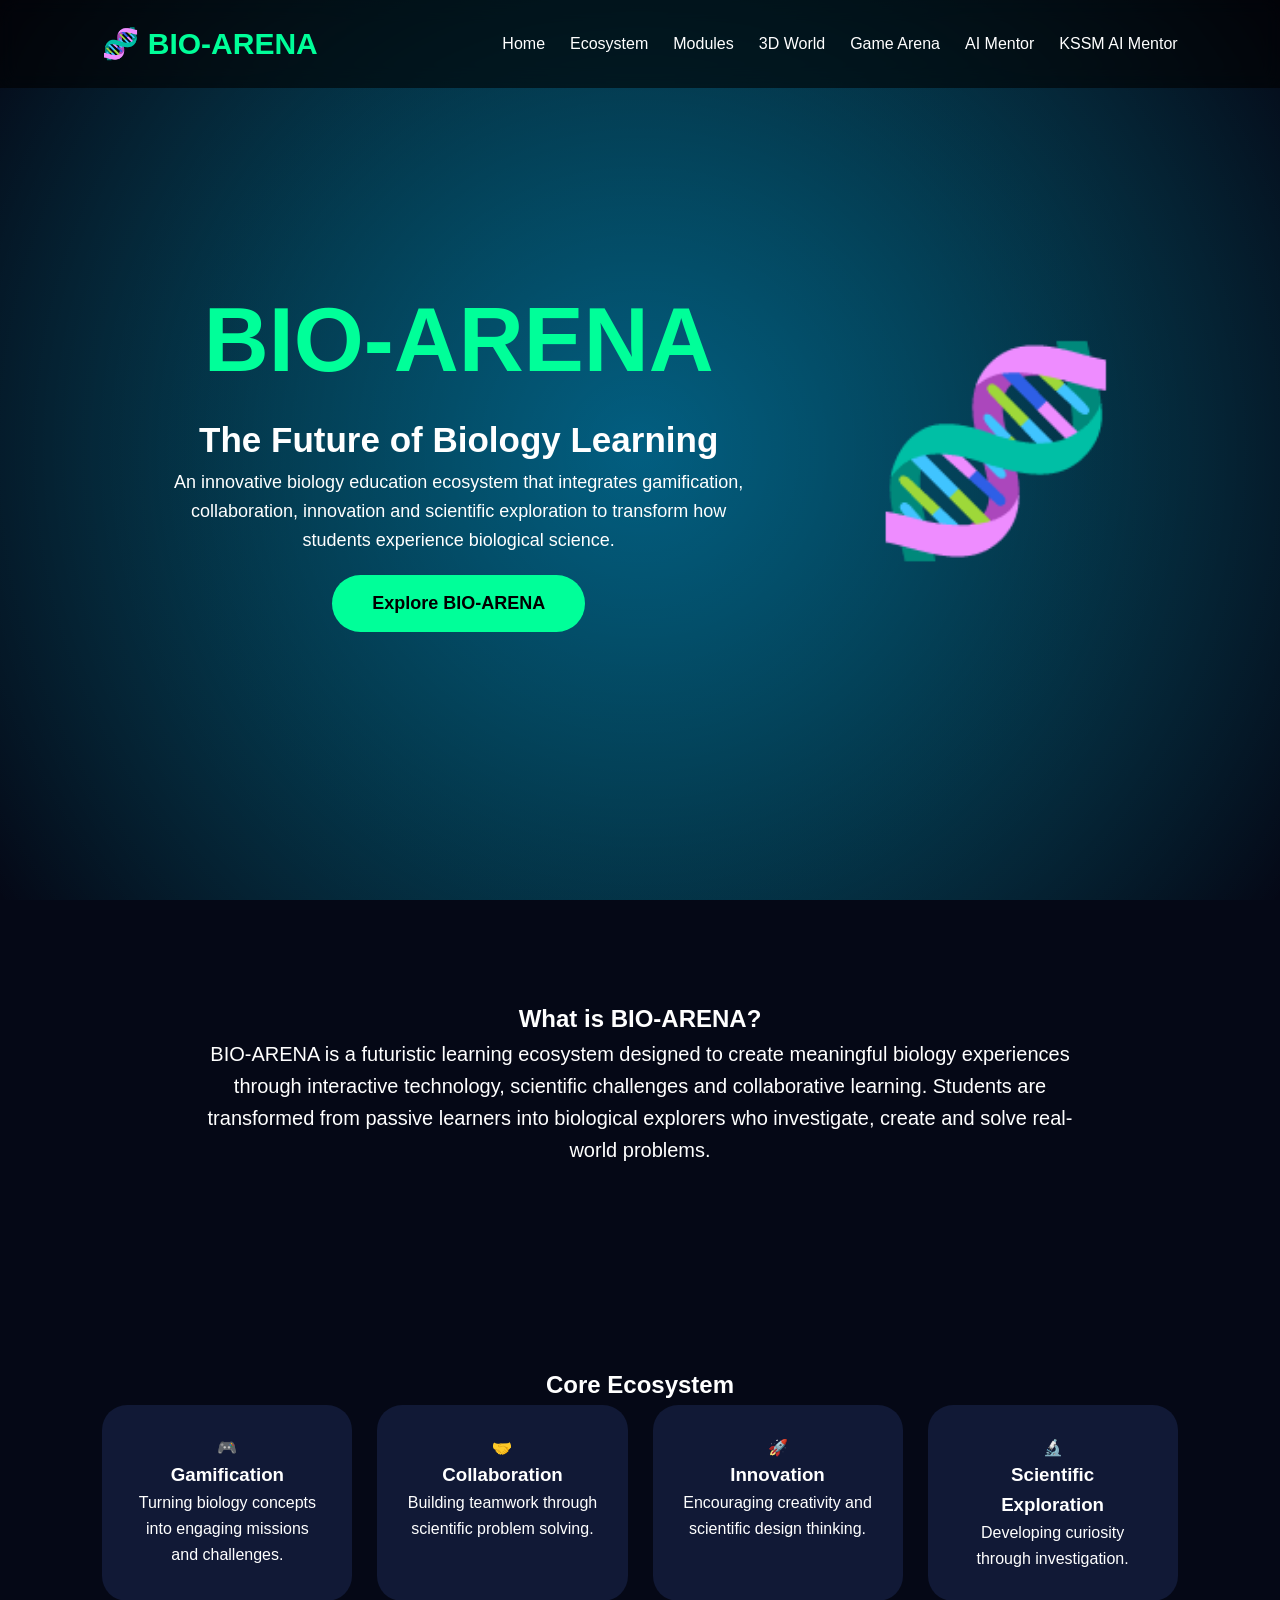
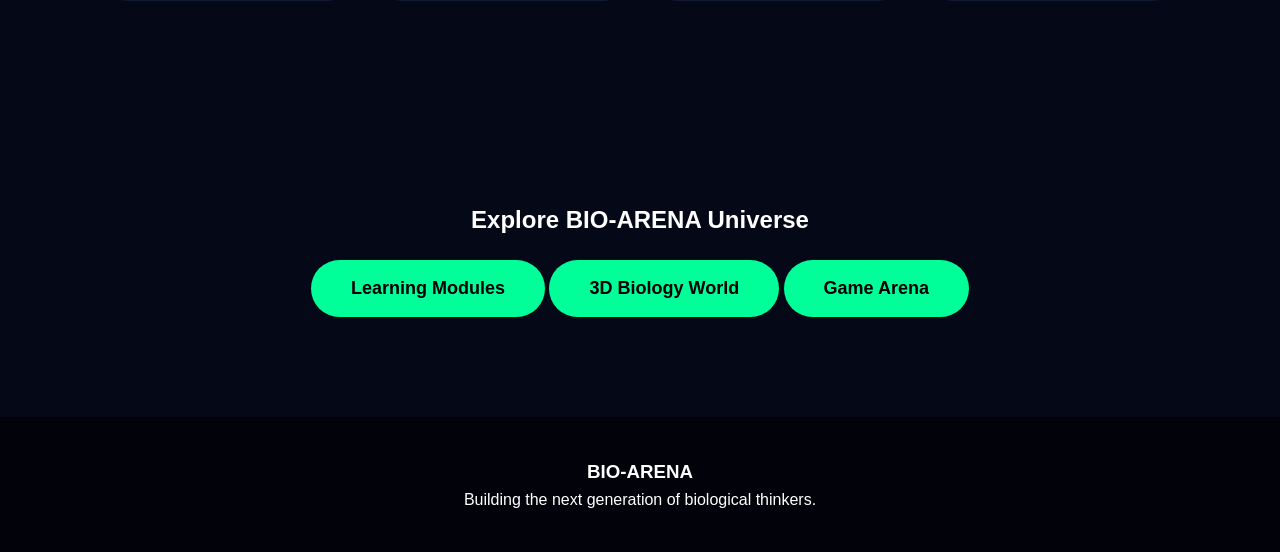
<file: index.html>
<!DOCTYPE html>
<html lang="en">

<head>

<meta charset="UTF-8">

<meta name="viewport" content="width=device-width, initial-scale=1.0">

<title>BIO-ARENA | Future Biology Ecosystem</title>

<link rel="stylesheet" href="style.css">

</head>


<body>


<header>

<nav>

<div class="logo">
🧬 BIO-ARENA
</div>


<ul>

<li><a href="index.html">Home</a></li>

<li><a href="ecosystem.html">Ecosystem</a></li>

<li><a href="modules.html">Modules</a></li>

<li><a href="world.html">3D World</a></li>

<li><a href="game.html">Game Arena</a></li>

<li><a href="ai.html">AI Mentor</a></li>

<li><a href="ai-biology.html">KSSM AI Mentor</a></li>
  
</ul>


</nav>

</header>




<section class="hero">


<div>


<h1>
BIO-ARENA
</h1>


<h2>
The Future of Biology Learning
</h2>


<p>

An innovative biology education ecosystem that integrates
gamification, collaboration, innovation and scientific exploration
to transform how students experience biological science.

</p>


<button onclick="explore()">

Explore BIO-ARENA

</button>


</div>



<div class="dna">

🧬

</div>


</section>





<section>


<h2>
What is BIO-ARENA?
</h2>


<p class="content">


BIO-ARENA is a futuristic learning ecosystem designed to
create meaningful biology experiences through interactive
technology, scientific challenges and collaborative learning.

Students are transformed from passive learners into
biological explorers who investigate, create and solve
real-world problems.


</p>


</section>







<section>


<h2>
Core Ecosystem
</h2>



<div class="cards">



<div onclick="openPage('ecosystem.html')">

🎮

<h3>
Gamification
</h3>

<p>
Turning biology concepts into engaging missions and challenges.
</p>

</div>




<div onclick="openPage('ecosystem.html')">

🤝

<h3>
Collaboration
</h3>

<p>
Building teamwork through scientific problem solving.
</p>

</div>





<div onclick="openPage('ecosystem.html')">

🚀

<h3>
Innovation
</h3>

<p>
Encouraging creativity and scientific design thinking.
</p>

</div>






<div onclick="openPage('ecosystem.html')">

🔬

<h3>
Scientific Exploration
</h3>

<p>
Developing curiosity through investigation.
</p>

</div>


</div>


</section>







<section>


<h2>
Explore BIO-ARENA Universe
</h2>



<div class="buttons">


<button onclick="openPage('modules.html')">
Learning Modules
</button>



<button onclick="openPage('world.html')">
3D Biology World
</button>



<button onclick="openPage('game.html')">
Game Arena
</button>



</div>


</section>







<footer>


<h3>
BIO-ARENA
</h3>


<p>
Building the next generation of biological thinkers.
</p>


</footer>





<script src="script.js"></script>


</body>

</html>
</file>
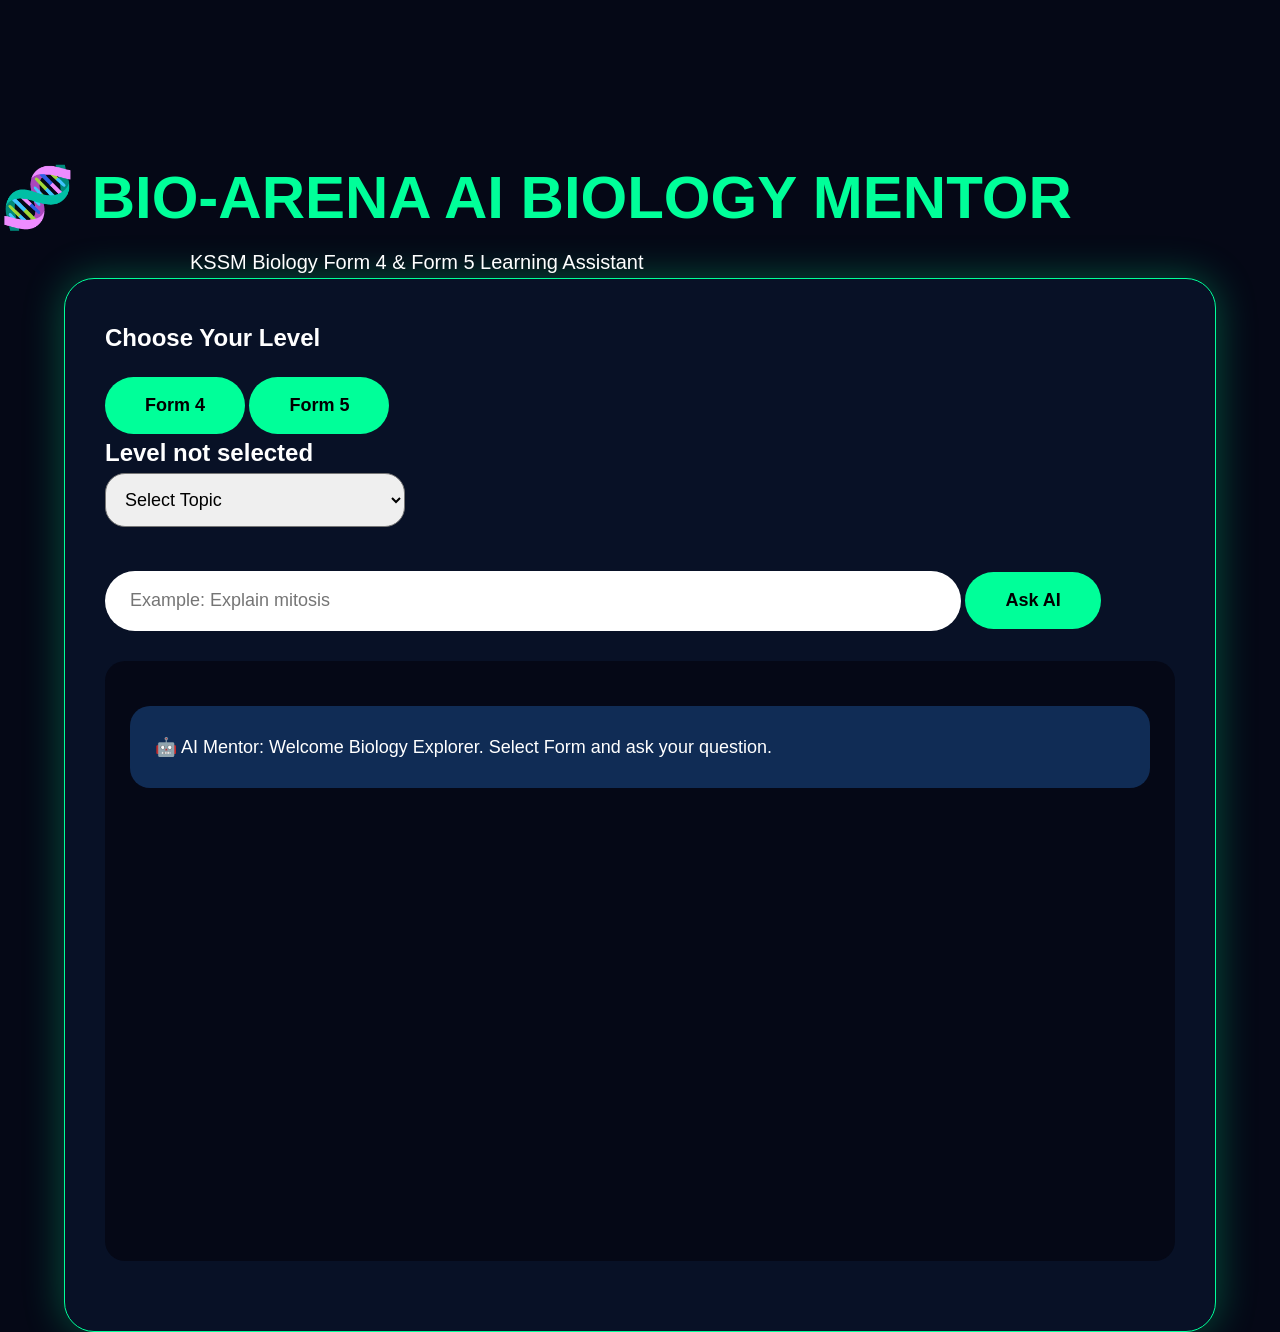
<file: ai-biology.html>
<!DOCTYPE html>

<html>

<head>

<title>BIO-ARENA KSSM Biology AI Mentor</title>

<link rel="stylesheet" href="style.css">

</head>


<body>


<div class="page">


<h1>
🧬 BIO-ARENA AI BIOLOGY MENTOR
</h1>


<p class="content">

KSSM Biology Form 4 & Form 5 Learning Assistant

</p>



<div class="ai-box">


<h2>
Choose Your Level
</h2>


<button onclick="selectLevel('Form 4')">
Form 4
</button>


<button onclick="selectLevel('Form 5')">
Form 5
</button>



<h2 id="level">
Level not selected
</h2>




<select id="topic">

<option>
Select Topic
</option>

<option>
Cell Division
</option>

<option>
Biological Molecules
</option>

<option>
Enzymes
</option>

<option>
Transport System
</option>

<option>
Respiration
</option>

<option>
Homeostasis
</option>

<option>
Reproduction
</option>

<option>
Inheritance
</option>

<option>
Ecosystem
</option>


</select>



<br><br>



<input 
id="question"
placeholder="Example: Explain mitosis"
>



<button onclick="askBiologyAI()">

Ask AI

</button>




<div id="chat">


<div class="bot">

🤖 AI Mentor:

Welcome Biology Explorer.
Select Form and ask your question.

</div>


</div>



</div>


</div>



<script src="biology-ai.js"></script>


</body>


</html>
</file>
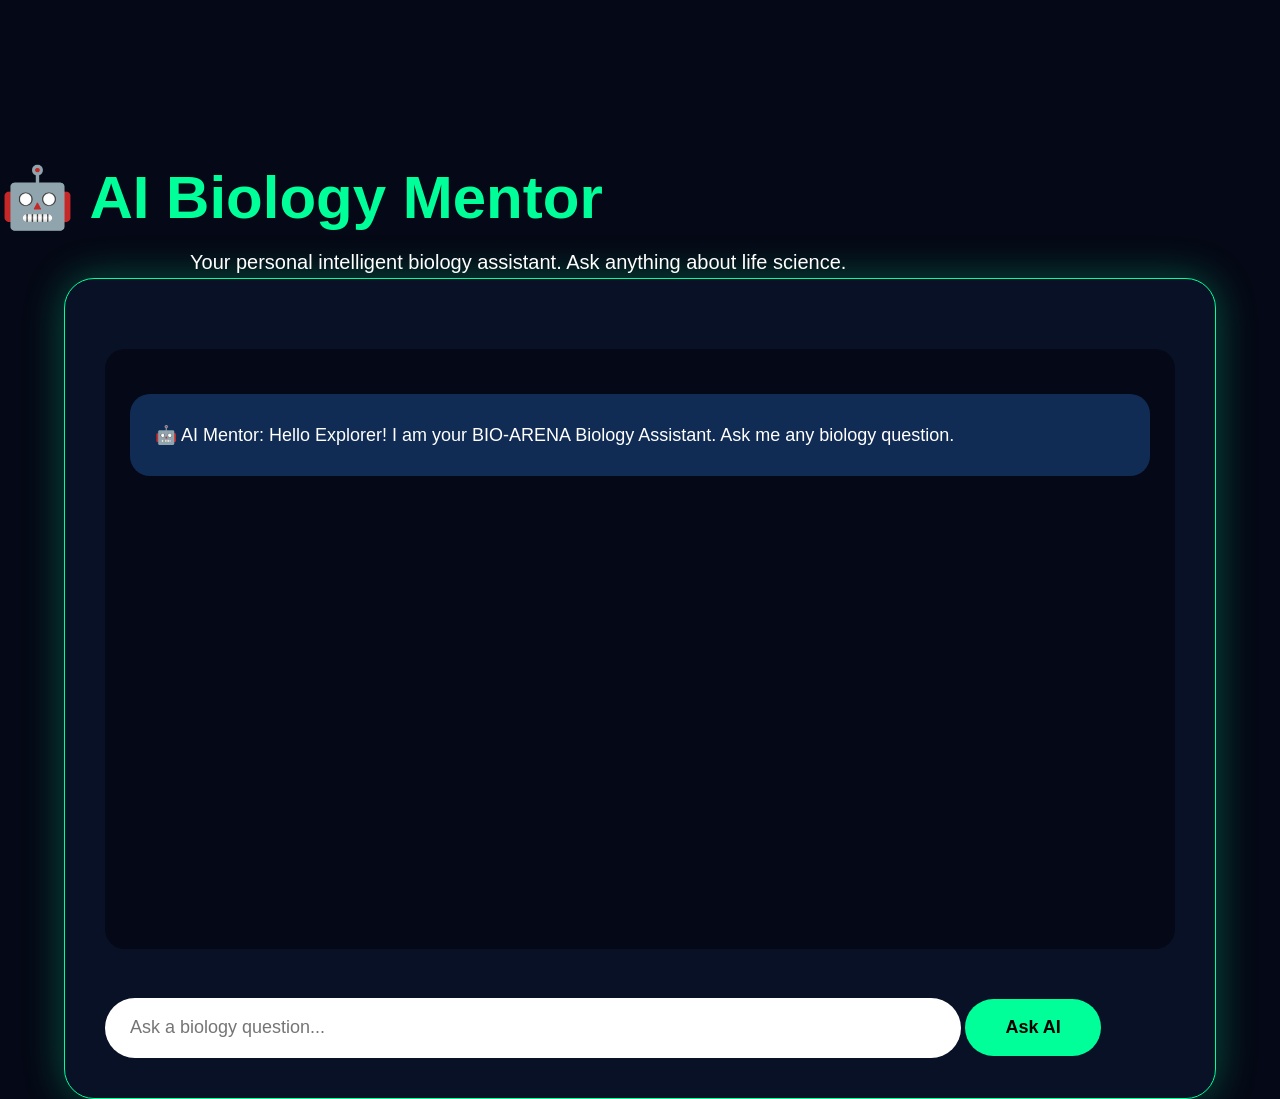
<file: ai.html>
<!DOCTYPE html>

<html>

<head>

<title>BIO-ARENA AI Biology Mentor</title>

<link rel="stylesheet" href="style.css">

</head>



<body>


<div class="page">


<h1>
🤖 AI Biology Mentor
</h1>


<p class="content">

Your personal intelligent biology assistant.
Ask anything about life science.

</p>



<div class="ai-box">


<div id="chat">

<div class="bot">

🤖 AI Mentor:
Hello Explorer! I am your BIO-ARENA Biology Assistant.
Ask me any biology question.

</div>


</div>




<input 
id="question"
placeholder="Ask a biology question..."
>


<button onclick="askAI()">

Ask AI

</button>



</div>


</div>



<script src="ai.js"></script>


</body>

</html>
</file>
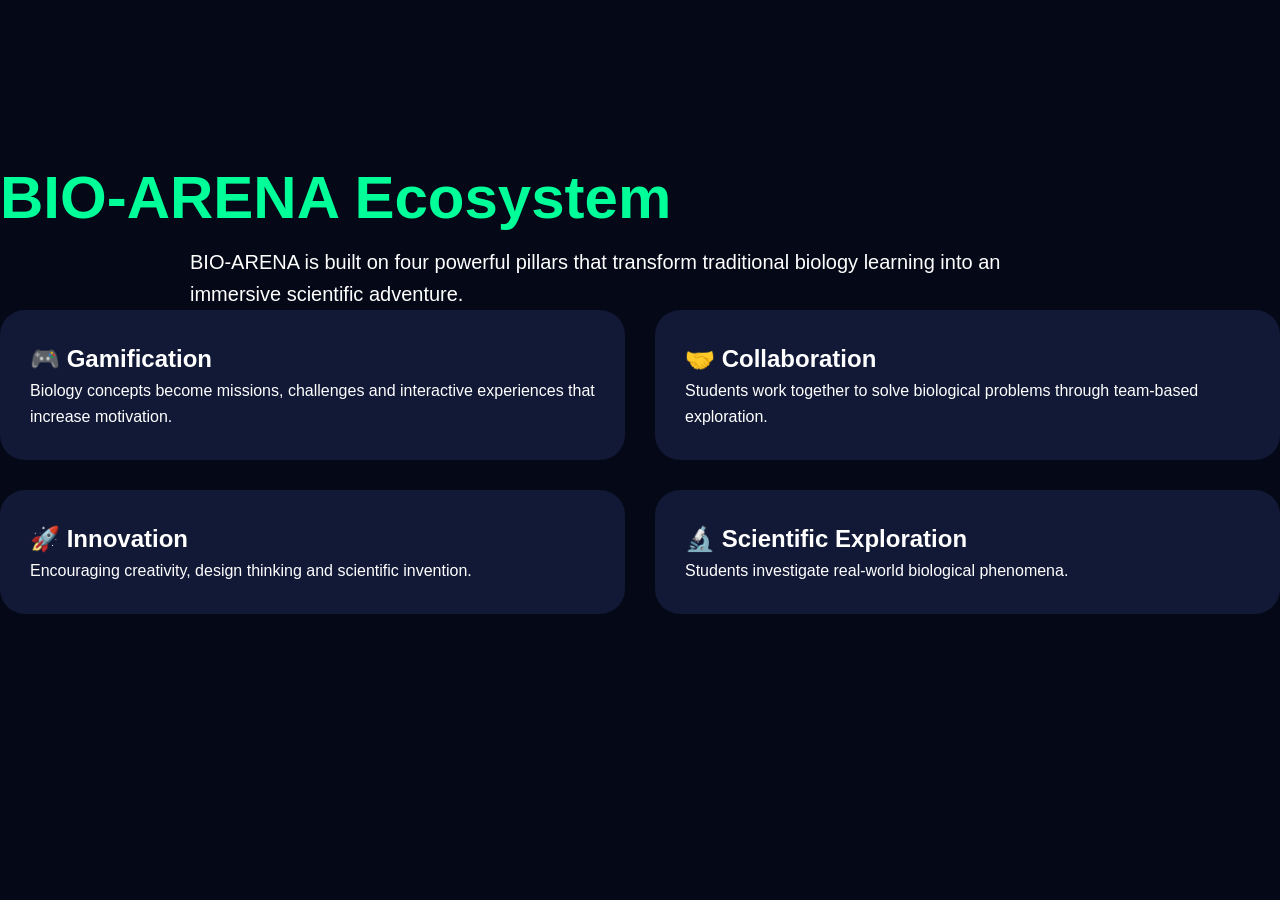
<file: ecosystem.html>
<!DOCTYPE html>

<html>

<head>

<title>BIO-ARENA Ecosystem</title>

<link rel="stylesheet" href="style.css">

</head>


<body>


<div class="page">


<h1>BIO-ARENA Ecosystem</h1>


<p class="content">

BIO-ARENA is built on four powerful pillars that transform
traditional biology learning into an immersive scientific adventure.

</p>



<div class="list">


<div class="box">

<h2>🎮 Gamification</h2>

<p>

Biology concepts become missions, challenges and interactive
experiences that increase motivation.

</p>

</div>



<div class="box">

<h2>🤝 Collaboration</h2>

<p>

Students work together to solve biological problems through
team-based exploration.

</p>

</div>



<div class="box">

<h2>🚀 Innovation</h2>

<p>

Encouraging creativity, design thinking and scientific invention.

</p>

</div>



<div class="box">

<h2>🔬 Scientific Exploration</h2>

<p>

Students investigate real-world biological phenomena.

</p>

</div>


</div>


</div>


</body>

</html>
</file>
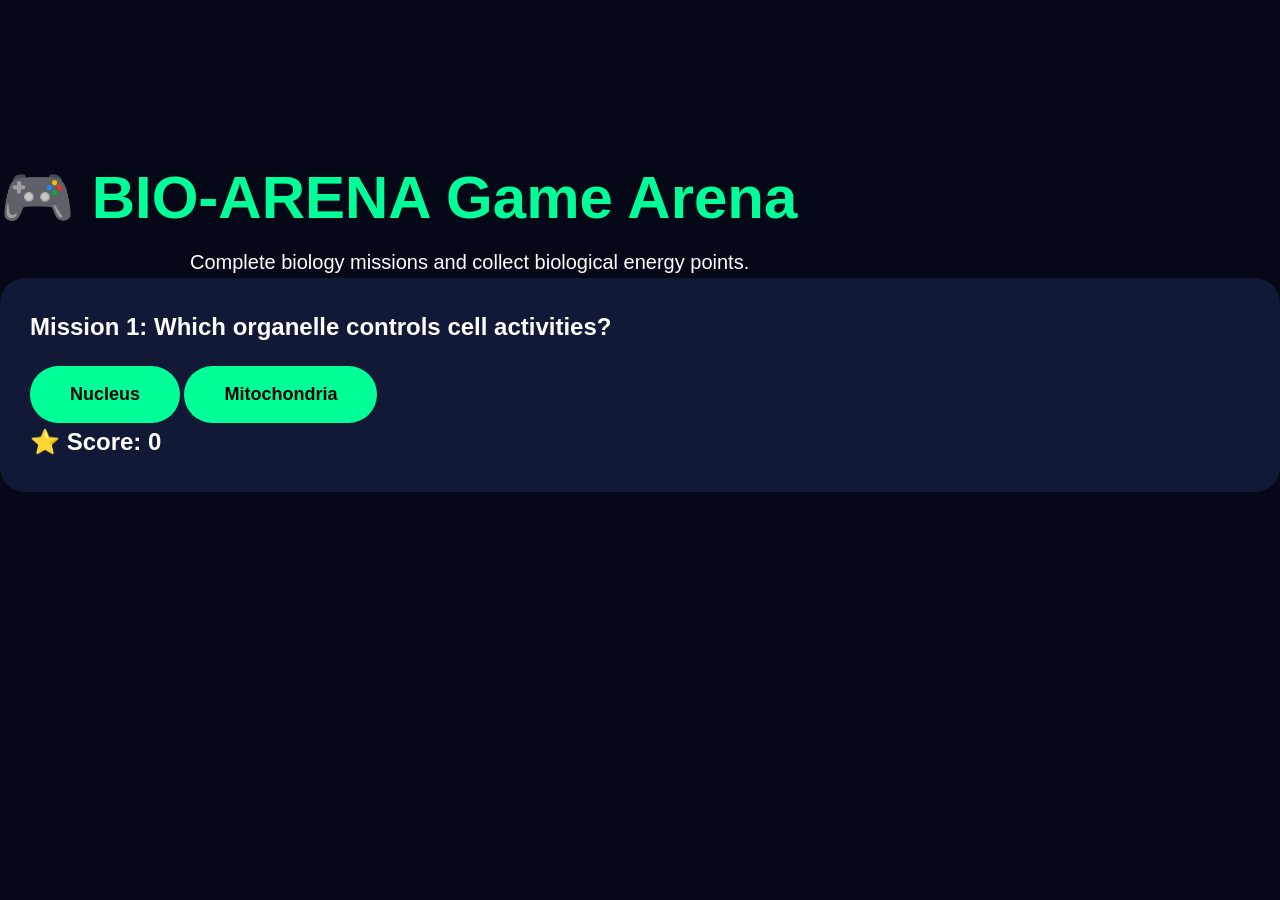
<file: game.html>
<!DOCTYPE html>

<html>

<head>

<title>BIO-ARENA Game Arena</title>

<link rel="stylesheet" href="style.css">

</head>


<body>


<div class="page">


<h1>🎮 BIO-ARENA Game Arena</h1>


<p class="content">

Complete biology missions and collect biological energy points.

</p>



<div class="box">


<h2 id="question">
Mission 1: Which organelle controls cell activities?
</h2>



<button onclick="answer(true)">
Nucleus
</button>



<button onclick="answer(false)">
Mitochondria
</button>


<h2 id="result"></h2>


<h2>
⭐ Score:
<span id="score">
0
</span>

</h2>


</div>



</div>



<script>


let score=0;


function answer(correct){


if(correct){

score+=100;

document.getElementById("result").innerHTML=
"✅ Correct! Biology energy gained.";

}

else{


document.getElementById("result").innerHTML=
"❌ Incorrect. Try again.";

}


document.getElementById("score").innerHTML=score;


}



</script>



</body>

</html>
</file>
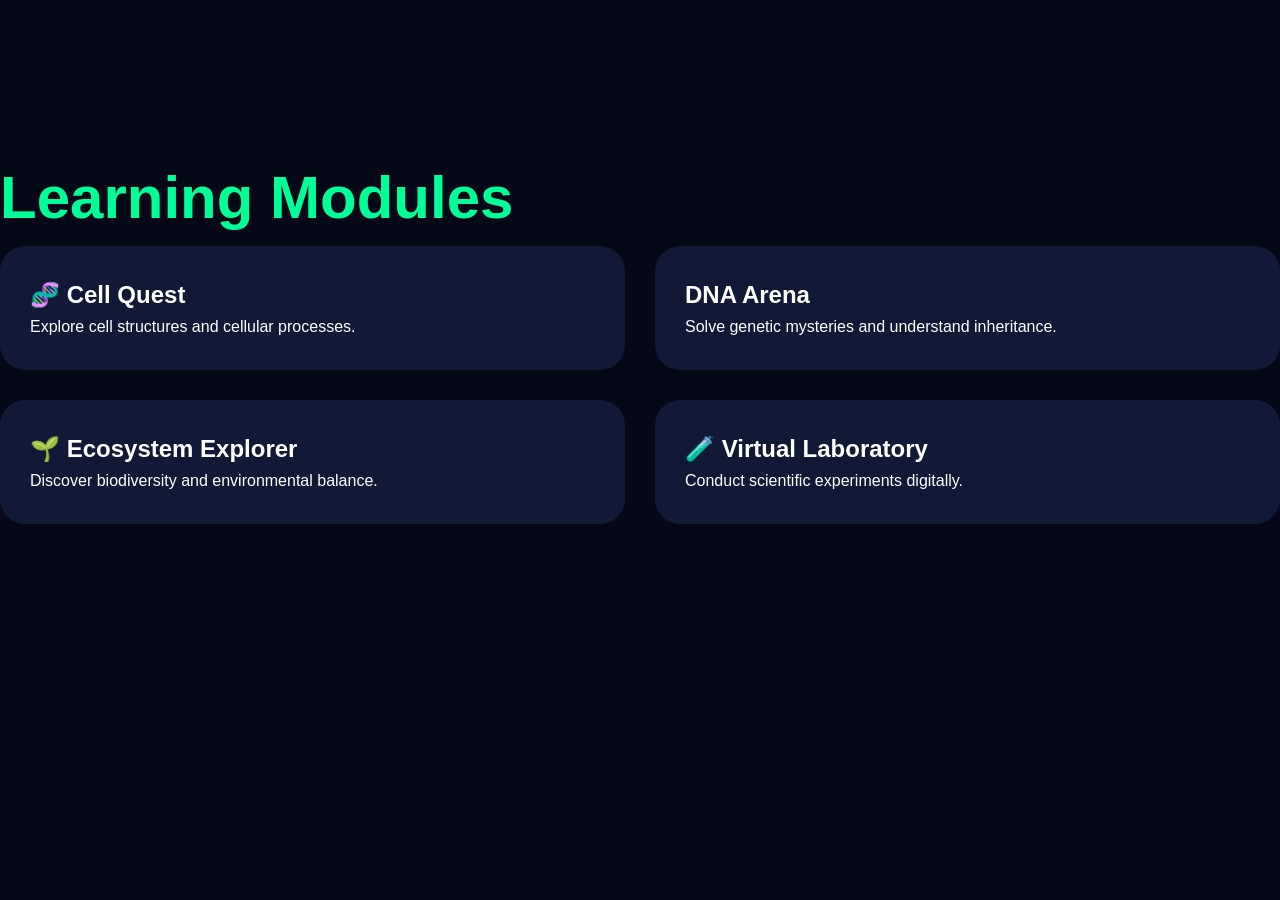
<file: modules.html>
<!DOCTYPE html>

<html>

<head>

<title>BIO-ARENA Modules</title>

<link rel="stylesheet" href="style.css">

</head>


<body>


<div class="page">


<h1>Learning Modules</h1>


<div class="list">


<div class="box">

<h2>🧬 Cell Quest</h2>

<p>
Explore cell structures and cellular processes.
</p>

</div>


<div class="box">

<h2>DNA Arena</h2>

<p>
Solve genetic mysteries and understand inheritance.
</p>

</div>


<div class="box">

<h2>🌱 Ecosystem Explorer</h2>

<p>
Discover biodiversity and environmental balance.
</p>

</div>


<div class="box">

<h2>🧪 Virtual Laboratory</h2>

<p>
Conduct scientific experiments digitally.
</p>

</div>


</div>


</div>


</body>

</html>
</file>
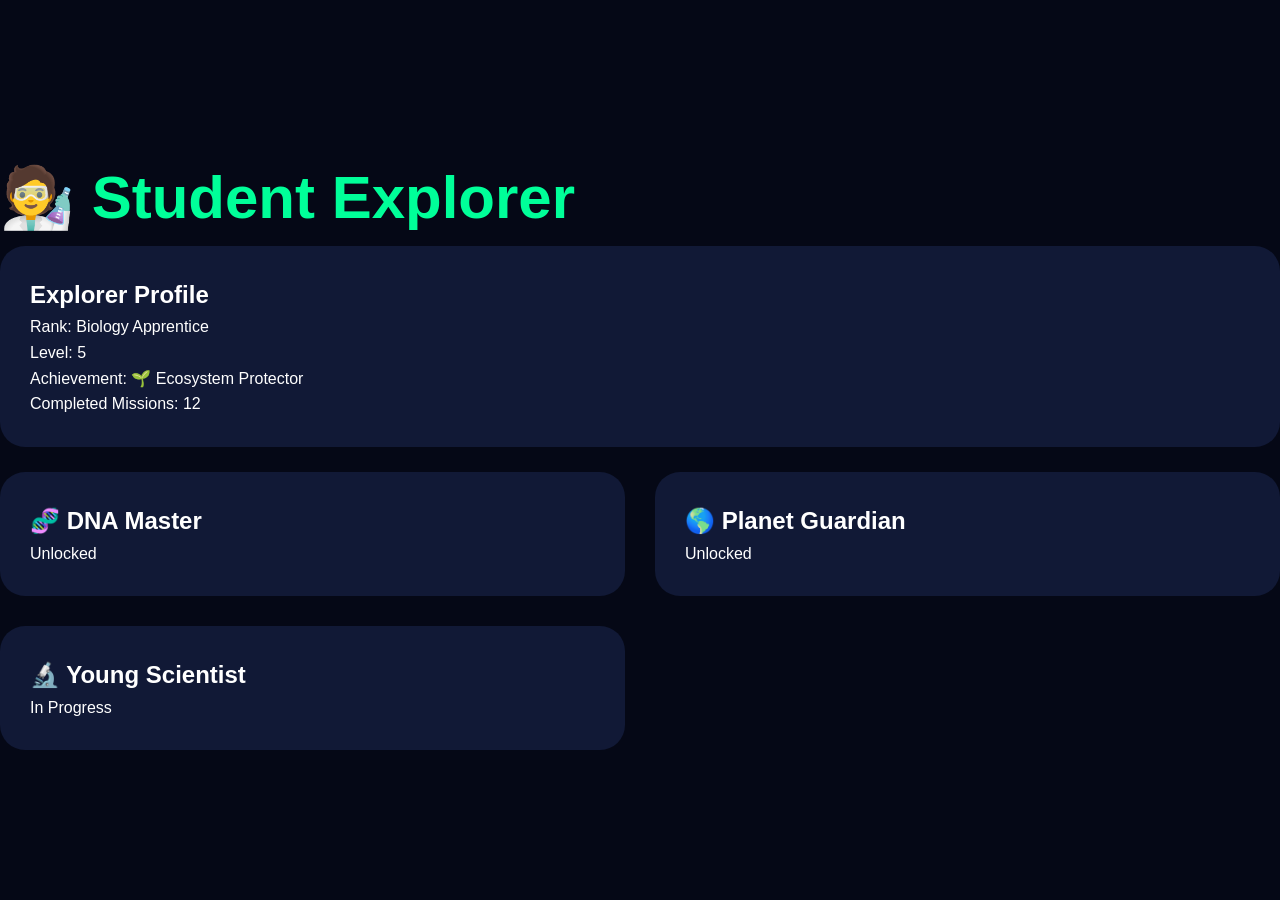
<file: student.html>
<!DOCTYPE html>

<html>

<head>

<title>BIO-ARENA Student Portal</title>

<link rel="stylesheet" href="style.css">

</head>



<body>


<div class="page">


<h1>🧑‍🔬 Student Explorer</h1>



<div class="box">


<h2>
Explorer Profile
</h2>



<p>
Rank:
Biology Apprentice
</p>


<p>
Level:
5
</p>


<p>
Achievement:
🌱 Ecosystem Protector
</p>


<p>
Completed Missions:
12
</p>


</div>



<br>



<div class="list">


<div class="box">

<h2>
🧬 DNA Master
</h2>

<p>
Unlocked
</p>

</div>



<div class="box">

<h2>
🌎 Planet Guardian
</h2>

<p>
Unlocked
</p>

</div>



<div class="box">

<h2>
🔬 Young Scientist
</h2>

<p>
In Progress
</p>

</div>


</div>


</div>


</body>

</html>
</file>
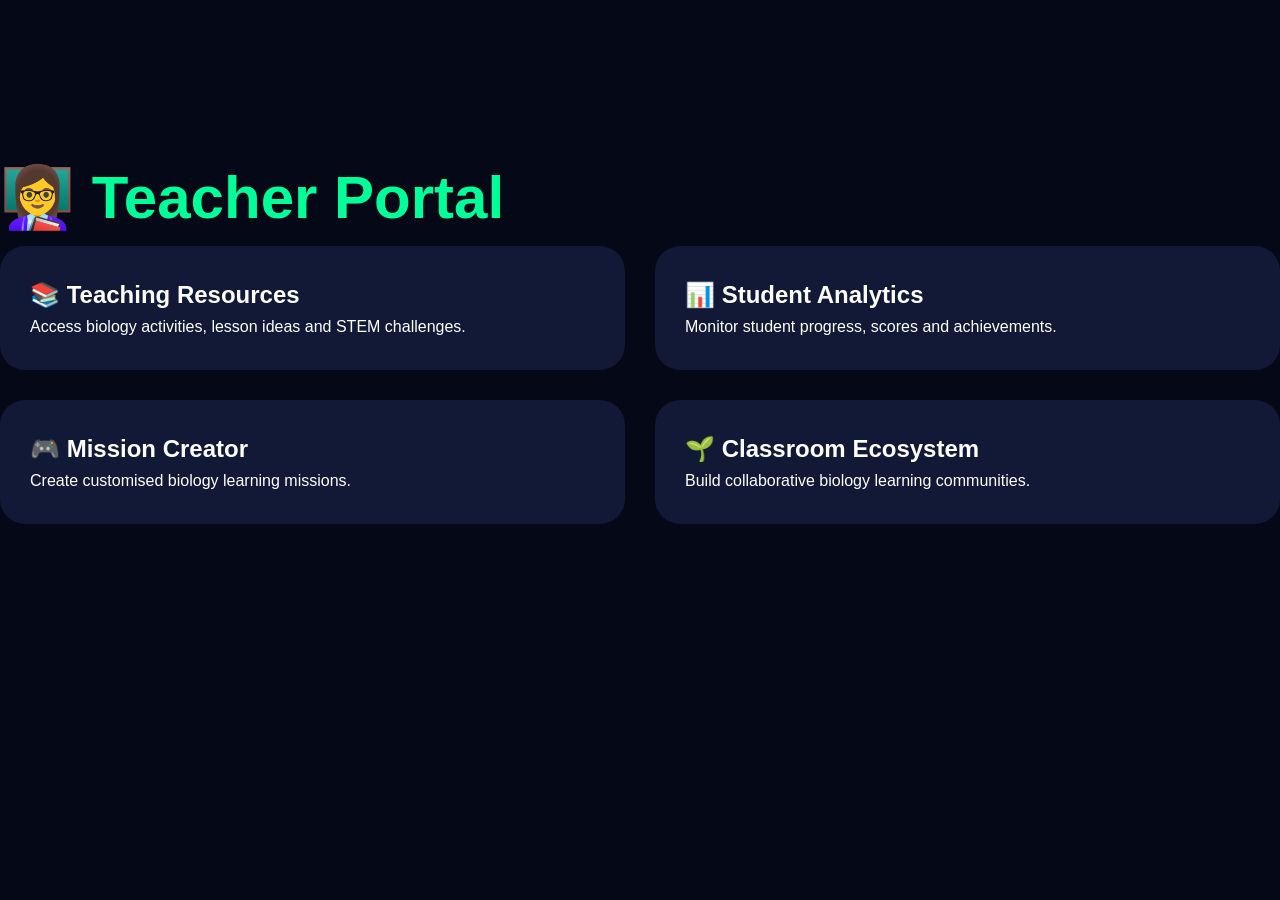
<file: teacher.html>
<!DOCTYPE html>

<html>

<head>

<title>BIO-ARENA Teacher Portal</title>

<link rel="stylesheet" href="style.css">

</head>



<body>


<div class="page">


<h1>👩‍🏫 Teacher Portal</h1>



<div class="list">


<div class="box">

<h2>📚 Teaching Resources</h2>

<p>

Access biology activities, lesson ideas and STEM challenges.

</p>

</div>



<div class="box">

<h2>📊 Student Analytics</h2>

<p>

Monitor student progress, scores and achievements.

</p>

</div>



<div class="box">

<h2>🎮 Mission Creator</h2>

<p>

Create customised biology learning missions.

</p>

</div>



<div class="box">

<h2>🌱 Classroom Ecosystem</h2>

<p>

Build collaborative biology learning communities.

</p>

</div>


</div>



</div>


</body>

</html>
</file>
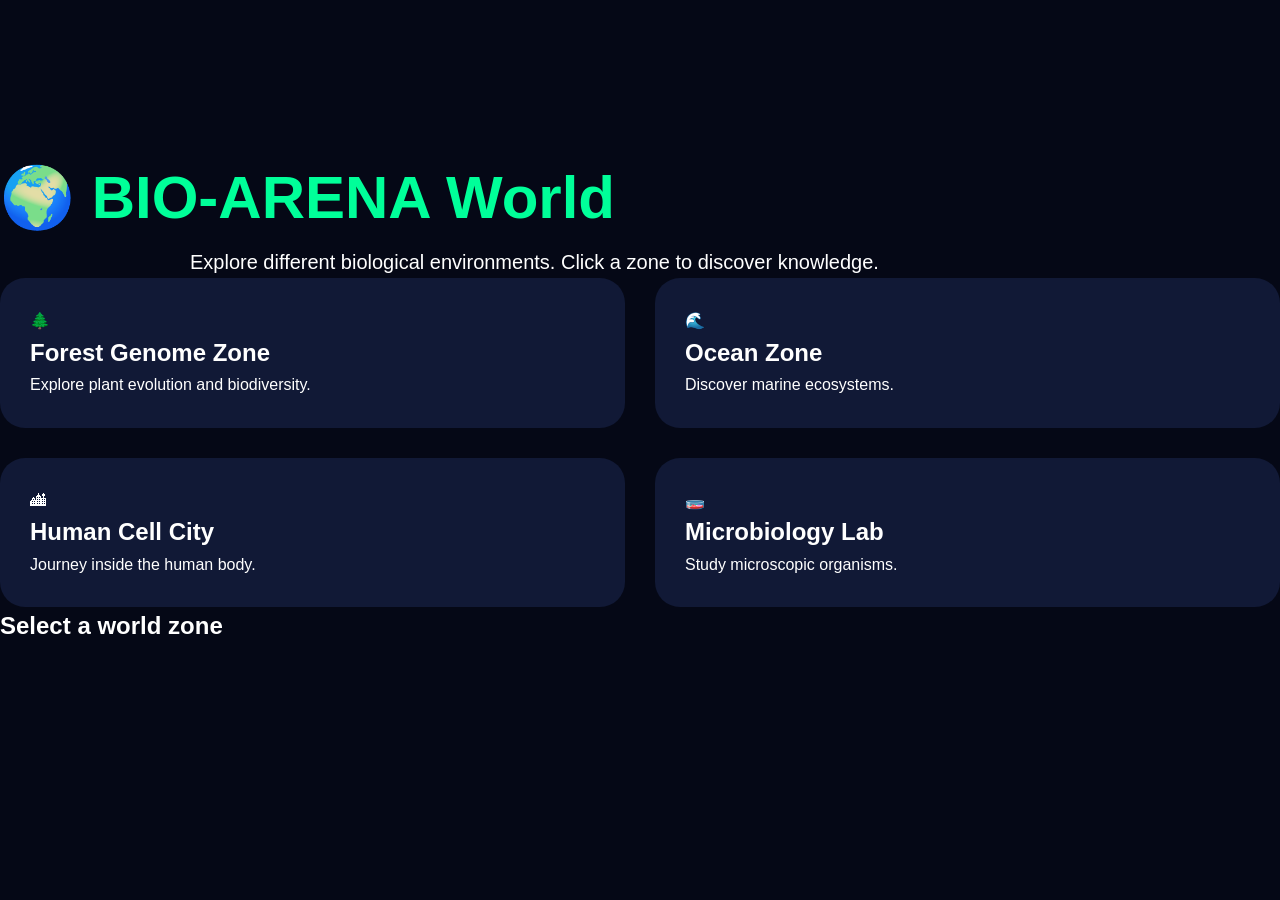
<file: world.html>
<!DOCTYPE html>

<html>

<head>

<title>BIO-ARENA World</title>

<link rel="stylesheet" href="style.css">


</head>


<body>


<div class="page">


<h1>🌍 BIO-ARENA World</h1>


<p class="content">

Explore different biological environments.

Click a zone to discover knowledge.

</p>




<div class="list">


<div class="box"
onclick="show('Forest Genome Zone')">

🌲

<h2>
Forest Genome Zone
</h2>

<p>
Explore plant evolution and biodiversity.
</p>

</div>





<div class="box"
onclick="show('Ocean Biodiversity Zone')">

🌊

<h2>
Ocean Zone
</h2>

<p>
Discover marine ecosystems.
</p>

</div>






<div class="box"
onclick="show('Human Cell City')">

🏙

<h2>
Human Cell City
</h2>

<p>
Journey inside the human body.
</p>

</div>






<div class="box"
onclick="show('Microbiology Lab')">

🧫

<h2>
Microbiology Lab
</h2>

<p>
Study microscopic organisms.
</p>

</div>



</div>



<h2 id="display">

Select a world zone

</h2>



</div>




<script>


function show(zone){

document.getElementById("display").innerHTML=
"🚀 Entering: "+zone;

}


</script>


</body>

</html>
</file>
<file: style.css>
*{
margin:0;
padding:0;
box-sizing:border-box;
font-family:'Segoe UI',sans-serif;
}


body{

background:#050816;
color:white;
line-height:1.6;

}


header{

position:fixed;
top:0;
width:100%;
background:rgba(0,0,0,.6);
backdrop-filter:blur(10px);
z-index:100;

}


nav{

display:flex;
justify-content:space-between;
align-items:center;
padding:20px 8%;

}


.logo{

font-size:30px;
font-weight:bold;
color:#00ff99;

}


nav ul{

display:flex;
gap:25px;
list-style:none;

}


nav a{

color:white;
text-decoration:none;

}


nav a:hover{

color:#00ff99;

}




.hero{

height:100vh;
display:flex;
align-items:center;
justify-content:space-around;
padding:100px 8%;

background:

radial-gradient(circle,#0066ff55,transparent),
radial-gradient(circle,#00ff9955,transparent);

}



.hero h1{

font-size:90px;
color:#00ff99;

}


.hero h2{

font-size:35px;

}



.hero p{

max-width:600px;
font-size:18px;

}



.dna{

font-size:200px;

}



button{

padding:15px 35px;
margin-top:20px;
border-radius:30px;
border:none;
background:#00ff99;
cursor:pointer;
font-weight:bold;

}



section{

padding:100px 8%;
text-align:center;

}



.content{

max-width:900px;
margin:auto;
font-size:20px;

}



.cards{

display:grid;
grid-template-columns:repeat(4,1fr);
gap:25px;

}



.cards div,
.box{

background:#111936;
padding:30px;
border-radius:25px;
cursor:pointer;
transition:.3s;

}



.cards div:hover,
.box:hover{

transform:translateY(-10px);
border:1px solid #00ff99;

}




.page{

padding-top:150px;

}



.page h1{

font-size:60px;
color:#00ff99;

}



.list{

display:grid;
grid-template-columns:repeat(2,1fr);
gap:30px;

}



footer{

background:#02030a;
padding:40px;
text-align:center;

}



@media(max-width:900px){

.cards,
.list{

grid-template-columns:1fr;

}


.hero{

flex-direction:column;

}

}
.ai-box{

max-width:700px;

margin:auto;

background:#111936;

padding:40px;

border-radius:30px;

border:1px solid #00ff99;

}


#chat{

height:350px;

overflow:auto;

text-align:left;

}


.bot{

background:#063970;

padding:15px;

margin:15px;

border-radius:15px;

}


.student{

background:#006644;

padding:15px;

margin:15px;

border-radius:15px;

}


input{

width:70%;

padding:15px;

border-radius:20px;

border:none;

}
/* BIO-ARENA AI MENTOR */


.ai-box{

width:90%;

max-width:1200px;

margin:auto;

background:#081126;

padding:40px;

border-radius:30px;

border:1px solid #00ff99;

box-shadow:
0 0 40px rgba(0,255,153,.3);

}



#chat{

height:600px;

overflow-y:auto;

background:#050816;

padding:25px;

border-radius:20px;

margin:30px 0;

text-align:left;

}



.bot{

background:#102c55;

padding:25px;

margin:20px 0;

border-radius:20px;

font-size:18px;

line-height:1.8;

}



.student{

background:#006644;

padding:20px;

margin:20px 0;

border-radius:20px;

font-size:18px;

}



input{

width:80%;

height:60px;

font-size:18px;

padding:15px 25px;

border-radius:30px;

border:none;

}



select{

width:300px;

padding:15px;

font-size:18px;

border-radius:20px;

}



button{

font-size:18px;

padding:18px 40px;

}
</file>
